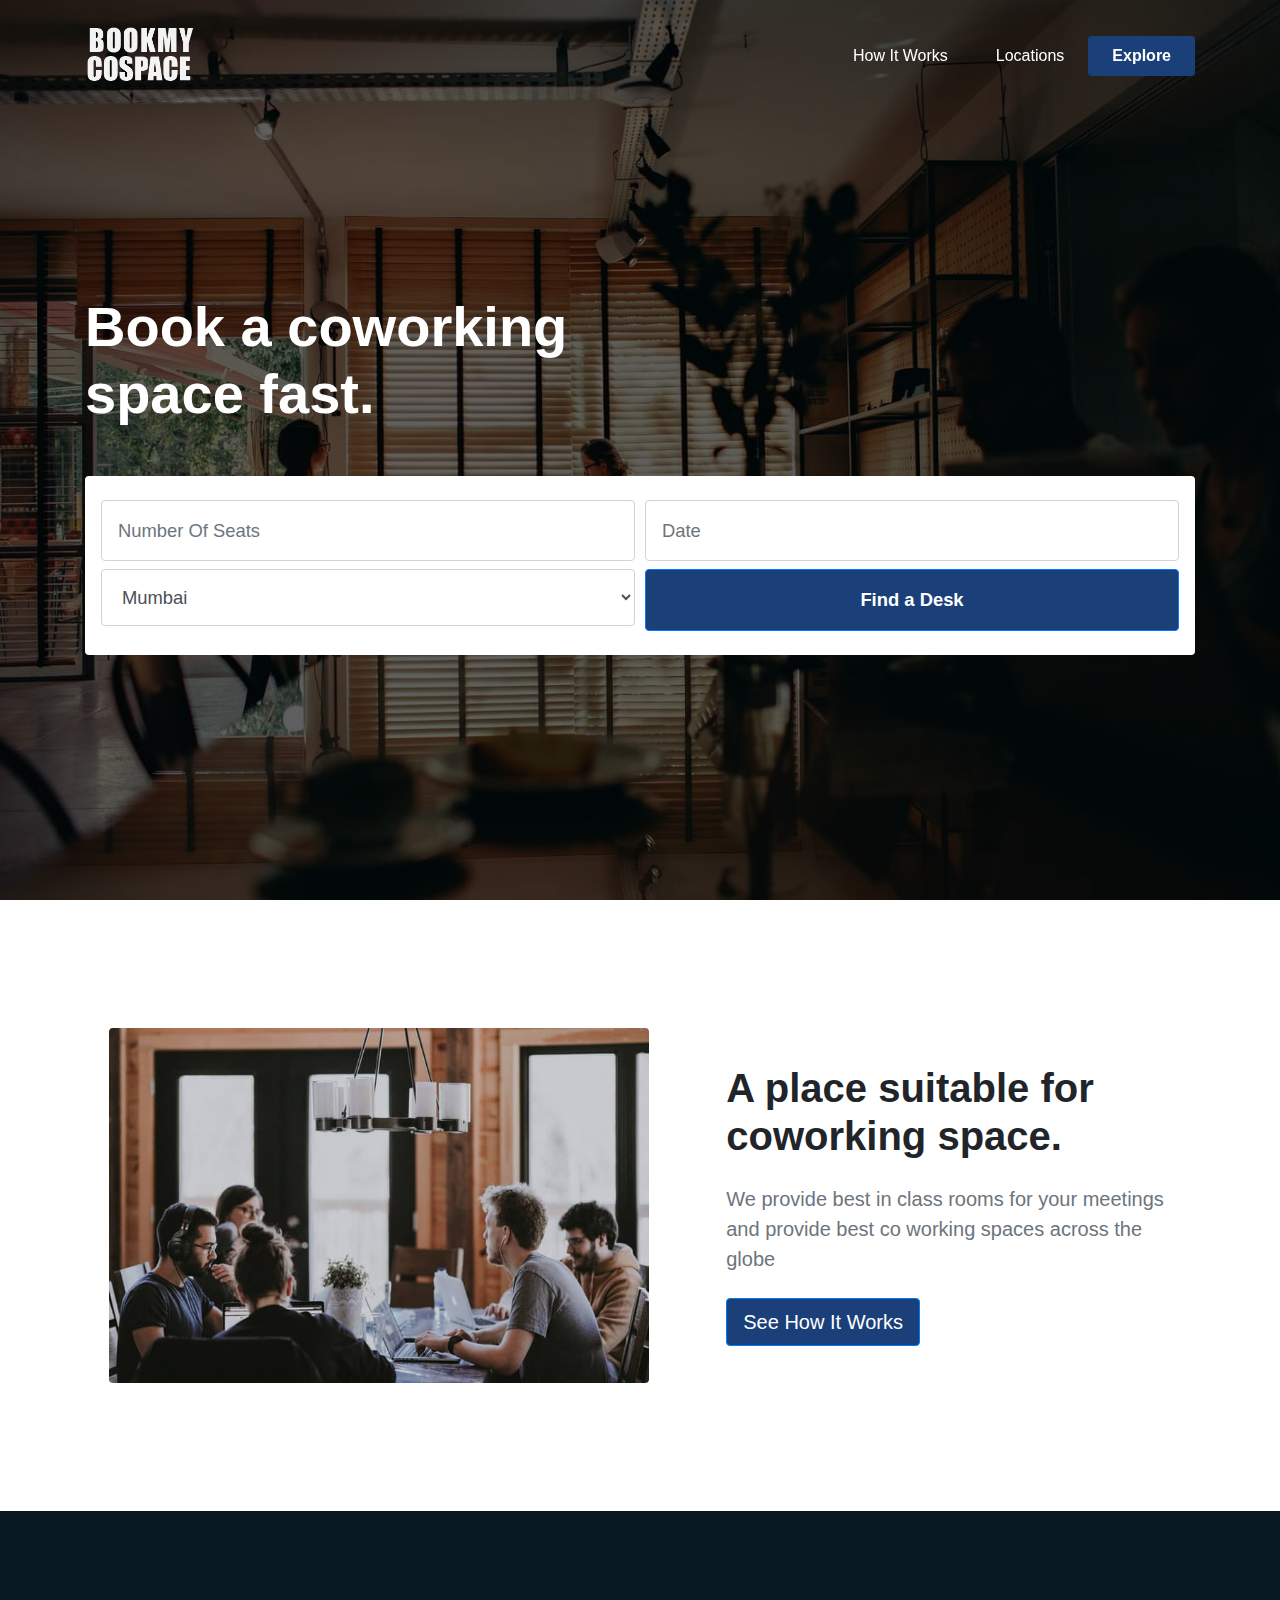
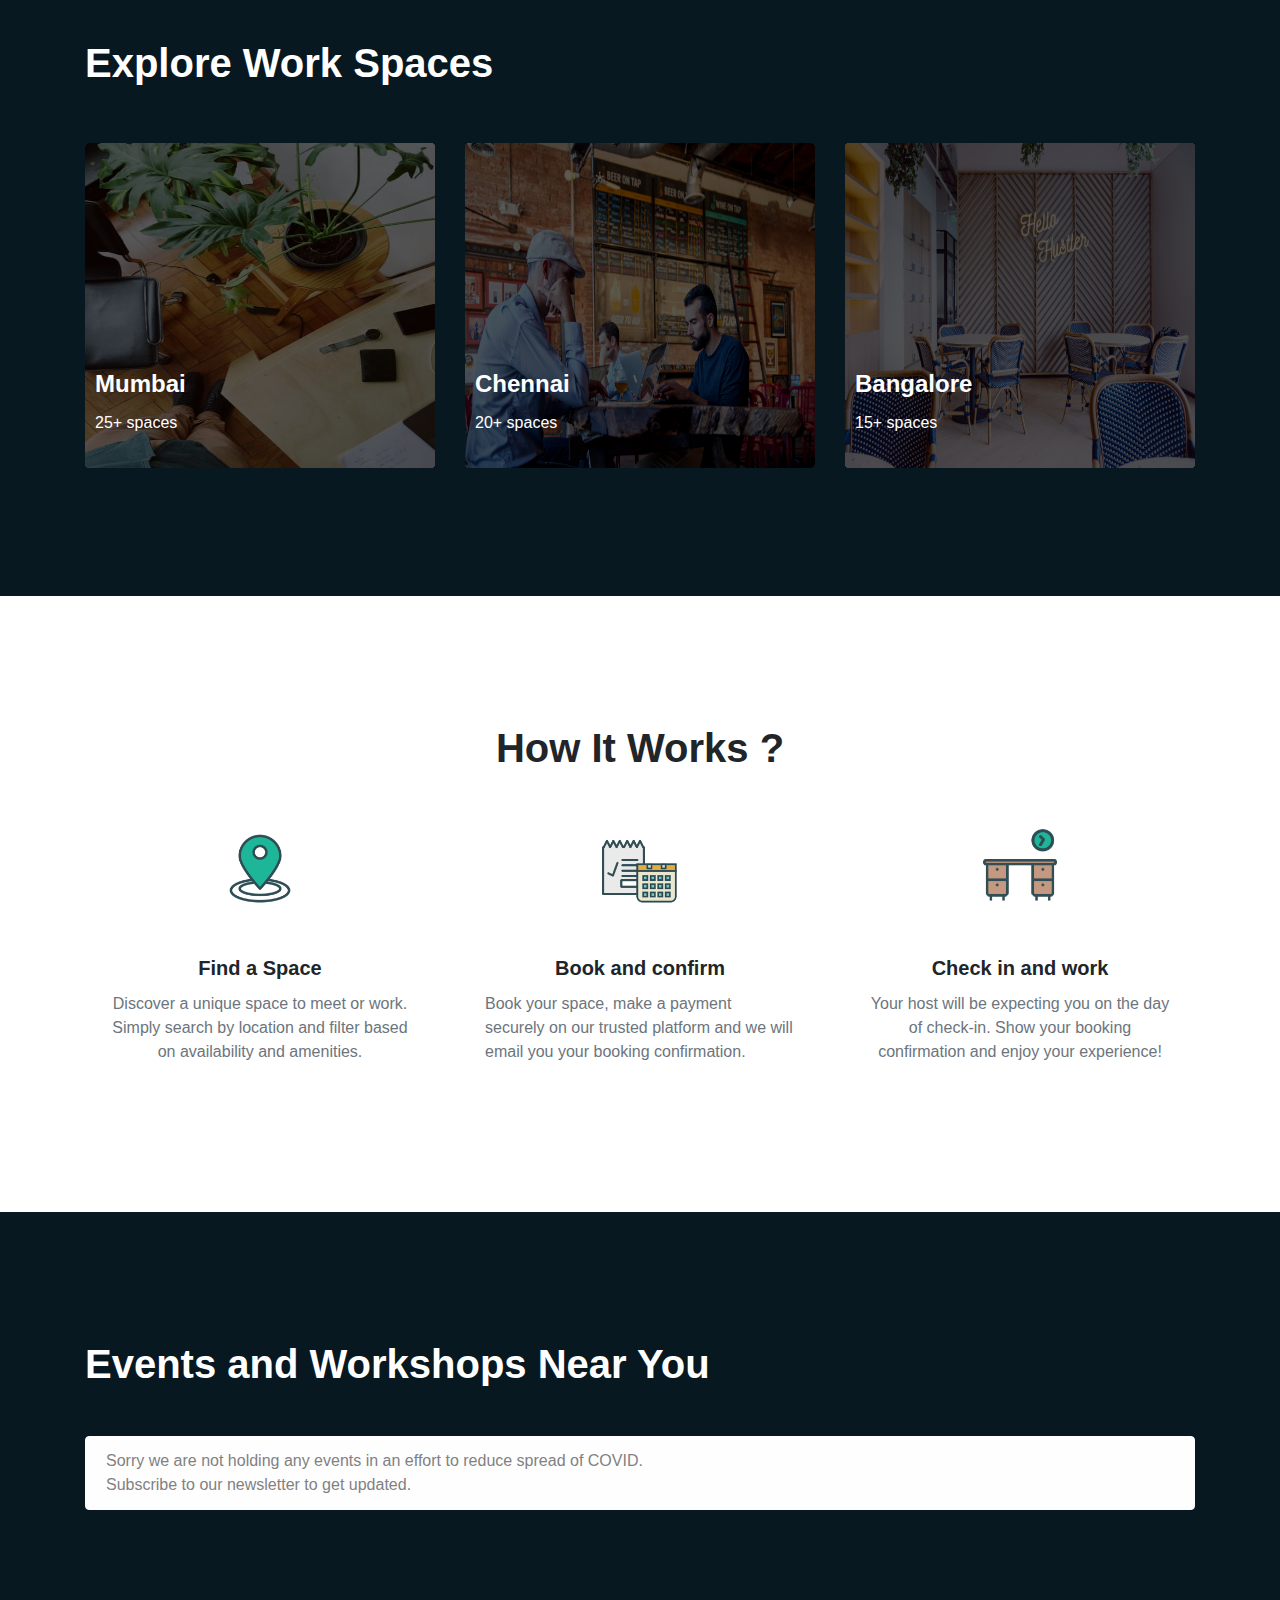
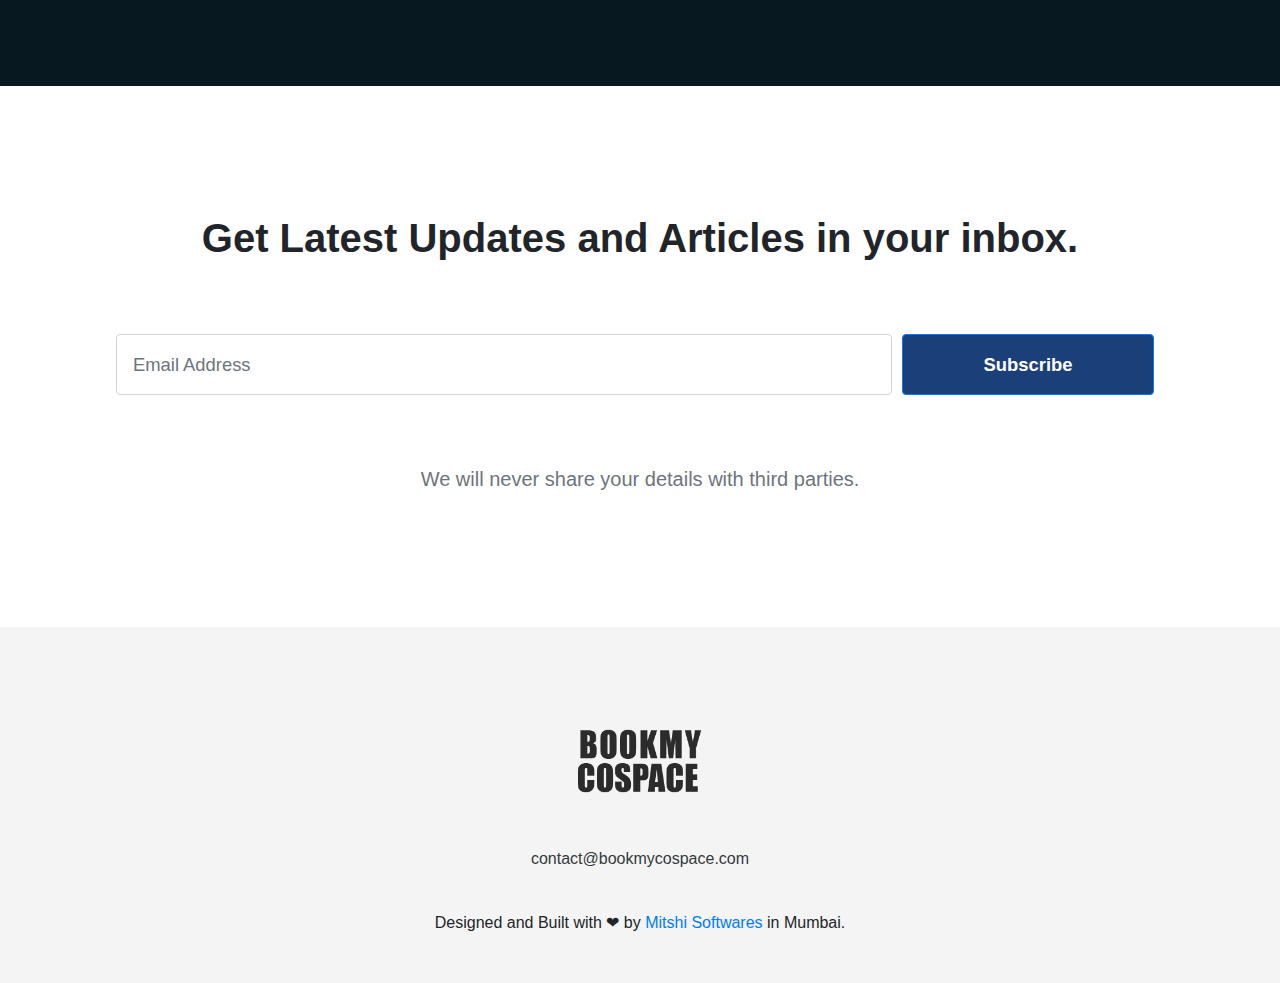
<file: index.html>
<!DOCTYPE html>
<!--[if lt IE 7]>      <html class="no-js lt-ie9 lt-ie8 lt-ie7"> <![endif]-->
<!--[if IE 7]>         <html class="no-js lt-ie9 lt-ie8"> <![endif]-->
<!--[if IE 8]>         <html class="no-js lt-ie9"> <![endif]-->
<!--[if gt IE 8]><!-->
<html class="no-js">
<!--<![endif]-->

<head>
  <meta charset="utf-8">
  <meta http-equiv="X-UA-Compatible" content="IE=edge">
  <title>Book My Co Space</title>
  <meta name="description"
    content="Book my co space is a company thats offers working spaces for co workers and startups all around india">
  <meta name="viewport" content="width=device-width, initial-scale=1">
  <link rel="stylesheet"
    href="https://maxcdn.bootstrapcdn.com/bootstrap/4.0.0/css/bootstrap.min.css"
    integrity="sha384-Gn5384xqQ1aoWXA+058RXPxPg6fy4IWvTNh0E263XmFcJlSAwiGgFAW/dAiS6JXm"
    crossorigin="anonymous">
  <link rel="stylesheet"
    href="https://stackpath.bootstrapcdn.com/font-awesome/4.7.0/css/font-awesome.min.css">
  <link rel="stylesheet" href="./static/css/styles.css">
</head>

<body>
  <!--[if lt IE 7]>
            <p class="browsehappy">You are using an <strong>outdated</strong> browser. Please <a href="#">upgrade your browser</a> to improve your experience.</p>
        <![endif]-->
  <nav class="navbar navbar-expand-lg navbar-light shadow fixed-top py-3">
    <div class="container">
      <a class="navbar-brand text-white font-weight-bold" href="#">
        <img src="bookwhite.png" alt="" style="max-height: 70px" ;>
      </a>
      <button class="navbar-toggler d-none" type="button" data-toggle="collapse"
        data-target="#navbarResponsive" aria-controls="navbarResponsive"
        aria-expanded="false" aria-label="Toggle navigation">
        <span class="navbar-toggler-icon"></span>
      </button>
      <div class="collapse navbar-collapse text-white d-none" id="navbarResponsive">
        <ul class="navbar-nav ml-auto">
          <li class="nav-item active mx-lg-3">
            <a class="nav-link text-white" href="#how-it-works">How It Works<span
                class="sr-only">(current)</span></a>
          </li>
          <li class="nav-item mx-lg-3">
            <a class="nav-link text-white" href="#locations">Locations</a>
          </li>
          <li class="nav-item bg-navy-blue px-3 font-weight-bold rounded">
            <a href="/explore" class="nav-link text-white rounded">Explore</a>
          </li>
        </ul>
      </div>
    </div>
  </nav>
  <main>
    <header class="hero">
      <div class="home-hero-dark">
        <div class="container  h-100">
          <div class="row h-100 align-items-center">
            <div class="col">
              <h1
                class="font-weight-bold display-4 col-lg-7 col-12 text-white pl-0 mt-5">
                Book a coworking space fast.</h1>
              <form class="mt-5 bg-white py-4 px-3 rounded" action="/explore"
                method="GET">
                <div class="form-row align-items-center">
                  <div class="col-sm-6">
                    <label class="sr-only" for="numSeatsInput">Number Of Seats</label>
                    <input type="number" class="form-control p-3 banner-input"
                      id="numSeatsInput" placeholder="Number Of Seats">
                  </div>
                  <div class="col-sm-6">
                    <label class="mr-sm-2 sr-only" for="dateTimeInput">DateTime</label>
                    <input placeholder="Date" type="text" name="datetime"
                      max="3000-12-31" onfocus="(this.type='date')" id="dateTimeInput"
                      min="1000-01-01"
                      class="form-control p-3 banner-input text-secondary">
                  </div>
                </div>
                <div class="form-row mt-2">
                  <div class="col-sm-6">
                    <select class="form-control p-3 banner-input" id="cityInput"
                      name="city" style="height:auto" placeholder="Select City">
                      <option value="mumbai" selected>Mumbai</option>
                      <option value="chennai">Chennai</option>
                      <option value="bangalore">Bangalore</option>
                      <option value="hyderabad">Hyderabad</option>
                    </select>
                  </div>
                  <div class="col-sm-6">
                    <button type="submit"
                      class="btn btn-primary banner-input px-5 py-3 w-100 rounded font-weight-bold bg-navy-blue text-white text-center ">
                      Find a Desk </button>
                  </div>
                </div>
            </div>
            </form>
          </div>
        </div>
      </div>
      </div>
    </header>
    <section id="#about">
      <div class="container">
        <div class="row align-items-center justify-content-around">
          <div class="col-lg-6">
            <img src="./static/images/section1_image.jpeg" alt=""
              class="img-fluid rounded">
          </div>
          <div class="col-lg-5">
            <h2 class="section-header">A place suitable for coworking space.</h2>
            <p class="lead text-secondary my-4 section-paragraph">We provide best in
              class rooms for your meetings and provide best co working spaces across
              the globe</p>
            <a class="btn btn-lg btn-primary w-70-lg rounded bg-navy-blue section-button"
              href="#how-it-works">See How It Works</a>
          </div>
        </div>
      </div>
    </section>
    <section id="locations" class="work-location">
      <div class="container">
        <div class="row">
          <div class="col">
            <h2 class="section-header text-white">Explore Work Spaces</h2>
          </div>
        </div>
        <div class="row align-items-center justify-content-around mt-sm-5 mt-4">

          <div class="col-sm-4 location-card">
            <a href="explore.html?city=mumbai">
              <div class="card position-relative">
                <div class="card-overlay position-absolute"></div>
                <img class="rounded img-fluid location-image"
                  src="./static/images/location1.jpeg" alt="Card image">
                <div class="card-details">
                  <h4 class="card-title font-weight-bold">Mumbai</h4>
                  <p class="card-text">25+ spaces</p>
                </div>
              </div>
            </a>
          </div>
          <div class="col-sm-4 rounded location-card">
            <a href="explore.html?city=chennai">
              <div class="card position-relative">
                <div class="card-overlay position-absolute"></div>
                <img class="rounded img-fluid location-image"
                  src="./static/images/location2.jpg" alt="Card image">
                <div class="card-details">
                  <h4 class="card-title font-weight-bold">Chennai</h4>
                  <p class="card-text">20+ spaces</p>
                </div>
              </div>
            </a>
          </div>
          <div class="col-sm-4 location-card">
            <a href="explore.html?city=bangalore">
              <div class="card position-relative">
                <div class="card-overlay position-absolute"></div>
                <img class="rounded img-fluid location-image"
                  src="./static/images/location3.jpg" alt="Card image">
                <div class="card-details">
                  <h4 class="card-title font-weight-bold">Bangalore</h4>
                  <p class="card-text">15+ spaces</p>
                </div>
              </div>
            </a>
          </div>
        </div>
      </div>
    </section>
    <section id="how-it-works">
      <div class="container">
        <div class="row">
          <div class="col text-center">
            <h2 class="section-header">How It Works ?</h2>
          </div>
        </div>
        <div class="row align-items-center justify-content-around mt-5">
          <div class="col-sm-4">
            <img src="./static/images/icon1.png" class="mx-auto d-block card-icon"
              alt="map-pin">
            <div class="card-body">
              <h5 class="card-title font-weight-bold text-center">Find a Space</h5>
              <p class="card-text text-secondary text-center">Discover a unique space to
                meet
                or work. Simply search by location and filter based on
                availability and amenities.</p>
            </div>
          </div>
          <div class="col-sm-4 mt-sm-0 mt-4">
            <img src="./static/images/icon2.png" class="mx-auto d-block card-icon"
              alt="map-pin">
            <div class="card-body">
              <h5 class="card-title font-weight-bold text-center">Book and confirm</h5>
              <p class="card-text text-secondary">Book your space, make a payment
                securely
                on our trusted platform and we will email you your booking confirmation.
              </p>
            </div>
          </div>
          <div class="col-sm-4 mt-sm-0 mt-4">
            <img src="./static/images/icon3.png" class="mx-auto d-block card-icon"
              alt="map-pin">
            <div class="card-body">
              <h5 class="card-title font-weight-bold text-center">Check in and work</h5>
              <p class="card-text text-secondary text-center">Your host will be
                expecting you on the day of check-in.
                Show your booking confirmation and enjoy your experience!</p>
            </div>
          </div>
        </div>
      </div>
    </section>
    <section class="bg-dark">
      <div class="container">
        <div class="row">
          <div class="col">
            <h2 class="section-header text-white">Events and Workshops Near You</h2>
            <p class="my-5 alert alert-light">Sorry we are not holding any
              events in an effort
              to reduce spread of COVID.
              <br>
              Subscribe to our newsletter to get updated.
            </p>
          </div>
        </div>
      </div>
    </section>
    <section>
      <h2 class="section-header text-center news-article-header">Get Latest Updates and
        Articles in your inbox.</h2>
      <div class="container">
        <form class="mt-5 bg-white py-4 px-3 rounded" id="subscribeForm">
          <div class="form-row align-items-center justify-content-around container">
            <div class="col-sm-9">
              <label class="sr-only" for="emailId">Email</label>
              <input type="email" class="form-control p-3 banner-input" required
                id="emailId" placeholder="Email Address">
            </div>
            <div class="col-sm-3">
              <button type="submit"
                class="btn btn-primary banner-input px-5 py-3 w-100 rounded font-weight-bold bg-navy-blue text-center">Subscribe</button>
            </div>
          </div>
        </form>
      </div>
      <div class="container">
        <div class="row">
          <div class="col">
            <div class="alert alert-success" id="subscribeSuccess"
              style="display: none">
              Thank you for subscribing to our newsletter! Stay tuned.
            </div>
            <h5 class="mt-5 text-secondary px-4 text-center privacy-details">We will
              never
              share your details with third parties.</h5>
          </div>
        </div>
      </div>
    </section>
  </main>
  <footer>
    <div class="px-4 pt-5 pb-4 bg-near-white">
      <!-- More Links -->
      <div class="px-3 py-3">
        <p class="section-header text-center">
          <img src="bookmycospace.png" alt="" style="max-height: 140px;">
        </p>
        <div class="text-center">
          <!--   <a href="#about" class="m-2 text-dark ">About Us</a> -->
          <!--   <a href="#" class="m-2 text-dark ">Portfolio</a> -->
          <!--   <a href="#" class="m-2 text-dark ">Privacy Policy</a> -->
          <a href="" class="m-2 text-dark">contact@bookmycospace.com</a>
        </div>
        <!-- <div class="mx-3 my-4"> -->
        <!--   <div class="my-3 text-center"> -->
        <!--     <a href="https://www.facebook.com/bookmyspacemumbai" -->
        <!--       class="mr-3 text-dark fa fa-facebook"></a> -->
        <!--     <a href="https://www.instagram.com/bookmyspacemumbai/" -->
        <!--       class="mr-3 text-dark fa fa-instagram"></a> -->
        <!--     <a href="#" class="mr-3 text-dark fa fa-twitter"></a> -->
        <!--     <a href="#" class="mr-3 text-dark fa fa-youtube"></a> -->
        <!--   </div> -->
        <!-- </div> -->
      </div>
      <!-- Copyright Section -->
      <div class="my-4 text-center">
        <p class="">Designed and Built with ❤ by <a href="https://mitshi.in"
            class="link">Mitshi Softwares</a> in Mumbai.</p>
      </div>
    </div>
  </footer>
  <script src="https://code.jquery.com/jquery-3.2.1.slim.min.js"
    integrity="sha384-KJ3o2DKtIkvYIK3UENzmM7KCkRr/rE9/Qpg6aAZGJwFDMVNA/GpGFF93hXpG5KkN"
    crossorigin="anonymous"></script>
  <!-- <script src="https://cdnjs.cloudflare.com/ajax/libs/popper.js/1.12.9/umd/popper.min.js" integrity="sha384-ApNbgh9B+Y1QKtv3Rn7W3mgPxhU9K/ScQsAP7hUibX39j7fakFPskvXusvfa0b4Q" crossorigin="anonymous"></script> -->
  <script src="https://maxcdn.bootstrapcdn.com/bootstrap/4.0.0/js/bootstrap.min.js"
    integrity="sha384-JZR6Spejh4U02d8jOt6vLEHfe/JQGiRRSQQxSfFWpi1MquVdAyjUar5+76PVCmYl"
    crossorigin="anonymous"></script>
  <script>
    $(document).ready(function() {
      var scroll_pos = 0;
      $(document).scroll(function() {
        scroll_pos = $(this).scrollTop();
        if (scroll_pos > 100) {
          $("nav").css('background-color', '#071821');
        } else {
          $("nav").css('background-color', 'transparent');
        }
      });
      $('.book-slot-whatsapp-link').click(function(e) {
        var whatsappLink = "https://wa.me/919082127573?text=";
        var text =
          "Hey I want to book a slot in Vile Parle Coworking Space for ";
        text += $('#numSeatsInput').val() || "__";
        text += " seats on the "
        text += $('#dateTimeInput').val() || "__";
        whatsappLink += encodeURI(text);
        $(this).attr('href', whatsappLink).click();
      })
      $("#subscribeForm").on("submit", function(e) {
        e.preventDefault();
        $("#subscribeSuccess").show();
      });
    });
  </script>
</body>

</html>
</file>
<file: static/css/styles.css>
.hero {
    background-image: url('../images/coworking_space_banner.jpeg');
    background-size: cover;
    background-position: center;
    background-repeat: no-repeat;
}

.home-hero-dark {
    width: 100%;
    height: 100%;
    background-color: rgba(0,0,0,.62);
    height: 100vh;
    min-height: 500px;
}

.banner-input {
    font-size: 1.15rem;
}

section {
    padding: 8rem 0 ;
}

.section-header {
    font-size: 2.5rem;
    font-weight: 700;
}

.section-button {
    font-size: 1.25rem;
}


section.work-location {
    background: #071821;
}

.location-image {
    height: 325px;
}

.card-icon {
    width: 80px;
    height: 80px;
    margin-bottom: 1.75rem;
}

.arrow {
    border: solid #1b4079;
    border-width: 0 3px 3px 0;
    display: inline-block;
    padding: 3px;
}

.right {
    transform: rotate(-45deg);
    -webkit-transform: rotate(-45deg);
}

.card-details {
    position: absolute;
    top: 70%;
    width: 100%;
    padding: 0 15px 0px 10px;
    color:white;
}

.card {
    border:0 none;
}

.card-overlay{
    width: 100%;
    height:100%;
    background: rgb(0,0,0, 0.65);
}

.location-card {
    border-radius: 30px;
}

.text-white {
    color: white;
}

.bg-navy-blue {
    background-color: #1b4079;
}   

.bg-near-white {
    background:#f4f4f4;
}

.text-dark {
    color: #071821;
}

.bg-dark {
    background: #071821 !important;
}

.text-navy-blue {
    color: #1b4079;
}

.date {
    font-size: 2rem;
    color:#dc3545;
}

.badge {
    font-weight: normal;
    background:#1b4079;
    margin-top:6px;
    padding: 10px;
    font-size: 1rem;
    float:right;
    border-radius: 5px;
}

@media only screen and (max-width: 1023px){
    .banner-input:nth-child(-n+2) {
        margin-top: 10px;
    }

    .display-4  {
        font-size: 2.5rem;
    }

    .section-header {
        margin-top: 2rem;
    }

    section {
        padding: 4.5rem 0;
    }
}

@media only screen and (max-width:768px){
    .banner-input {
        font-size: 1rem;
    }

    .banner-input:nth-child(-n+2) {
        margin-top: 10px;
    }

    .display-4  {
        font-size: 2.5rem;
    }

    .section-header {
        font-size: 2rem;
    }

    .section-paragraph, .section-button {
        font-size: 1.25rem;
        width: 100%;
    }

    .section-button{
        padding: 10px 0px 10px 0px;
    }
}

@media only screen and (max-width: 600px){
    .location-card {
        margin-top: 1.5rem;
    }
    .news-article-header {
        padding: 0px 20px;
    }
    .privacy-details {
        font-size: 1rem;
    }
}


@media only screen and (max-width: 375px){
    .display-4 {
        font-size: 2.25rem;
    }
    .privacy-details {
        font-size: 1rem;
        padding: 1.5rem;
    }
}

@media only screen and (max-width: 320px){
    .banner-input {
        font-size: 1rem;
    }

    .banner-input:nth-child(-n+2) {
        margin-top: 5px;
    }

    .display-4  {
        font-size: 1.75rem;
    }

    .section-header {
        font-size: 1.5rem;
    }

    .section-paragraph, .section-button {
        font-size: 1rem;
    }
}
</file>
